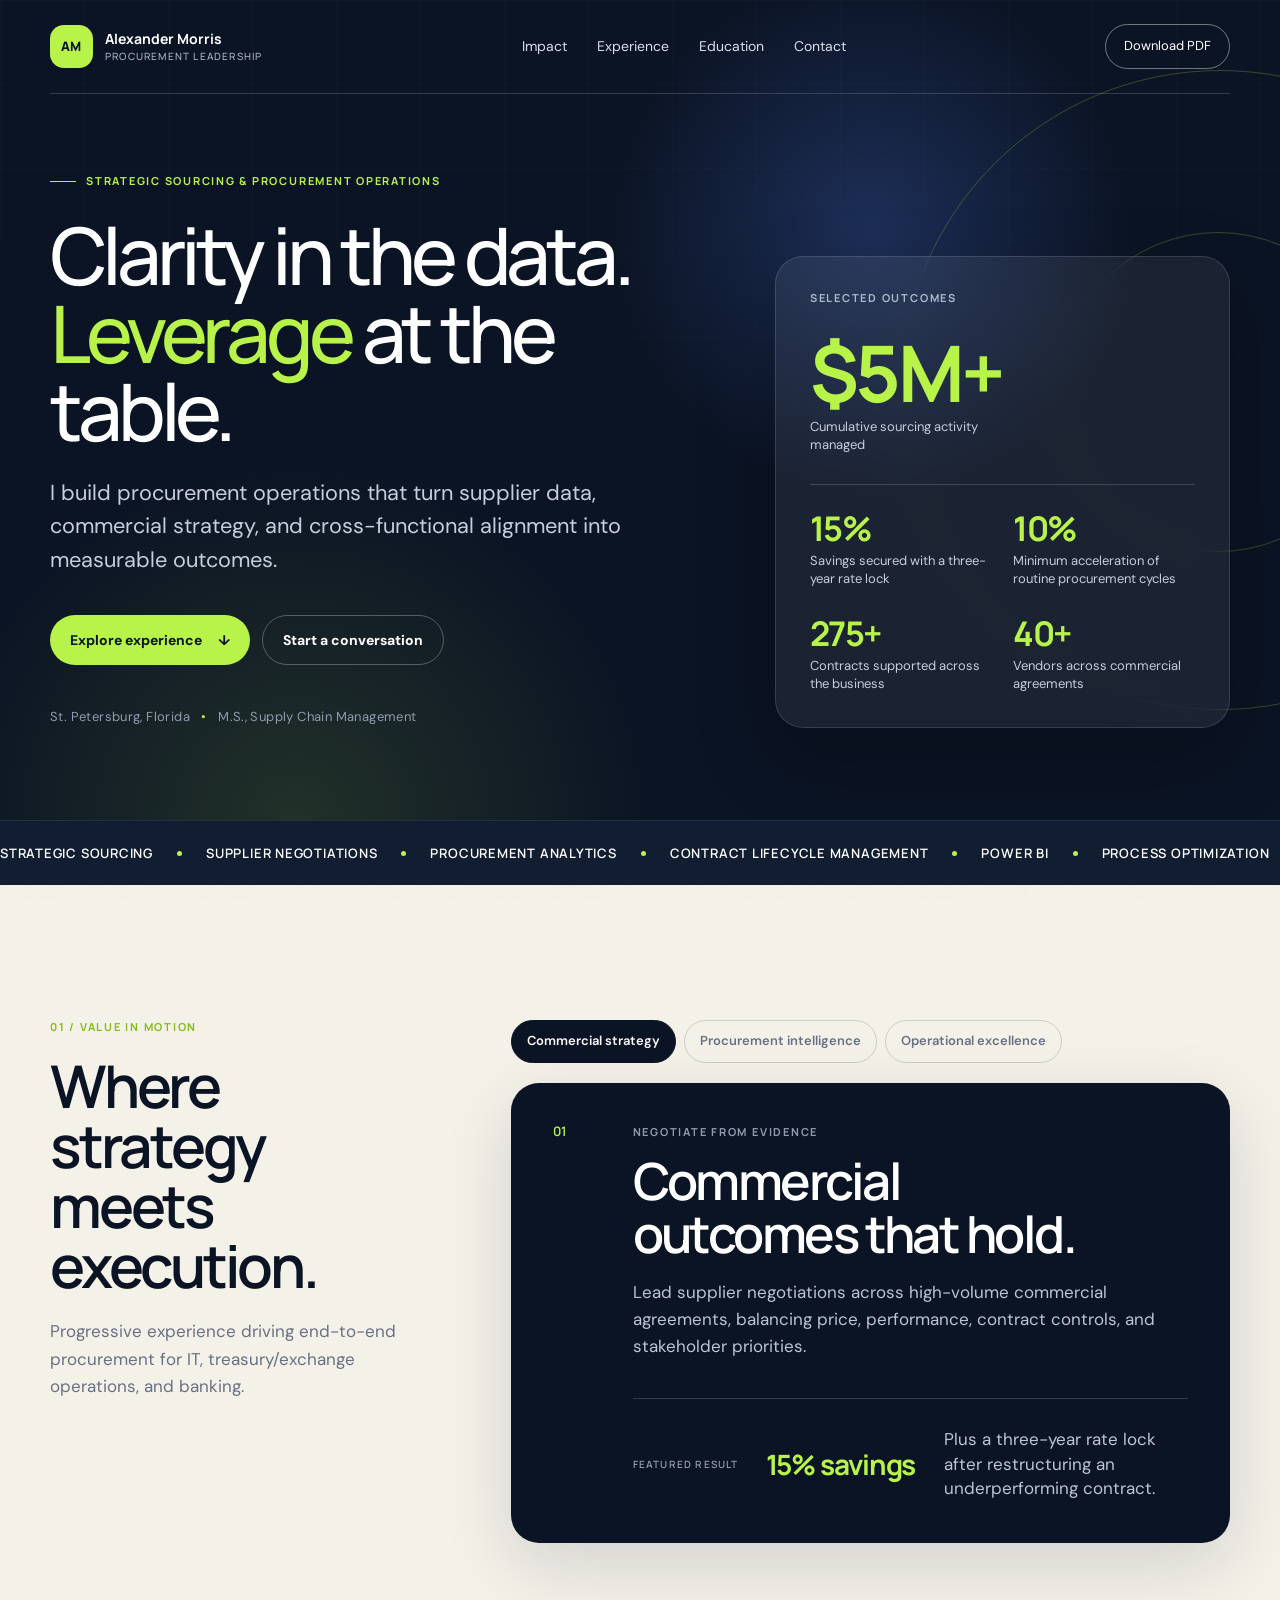
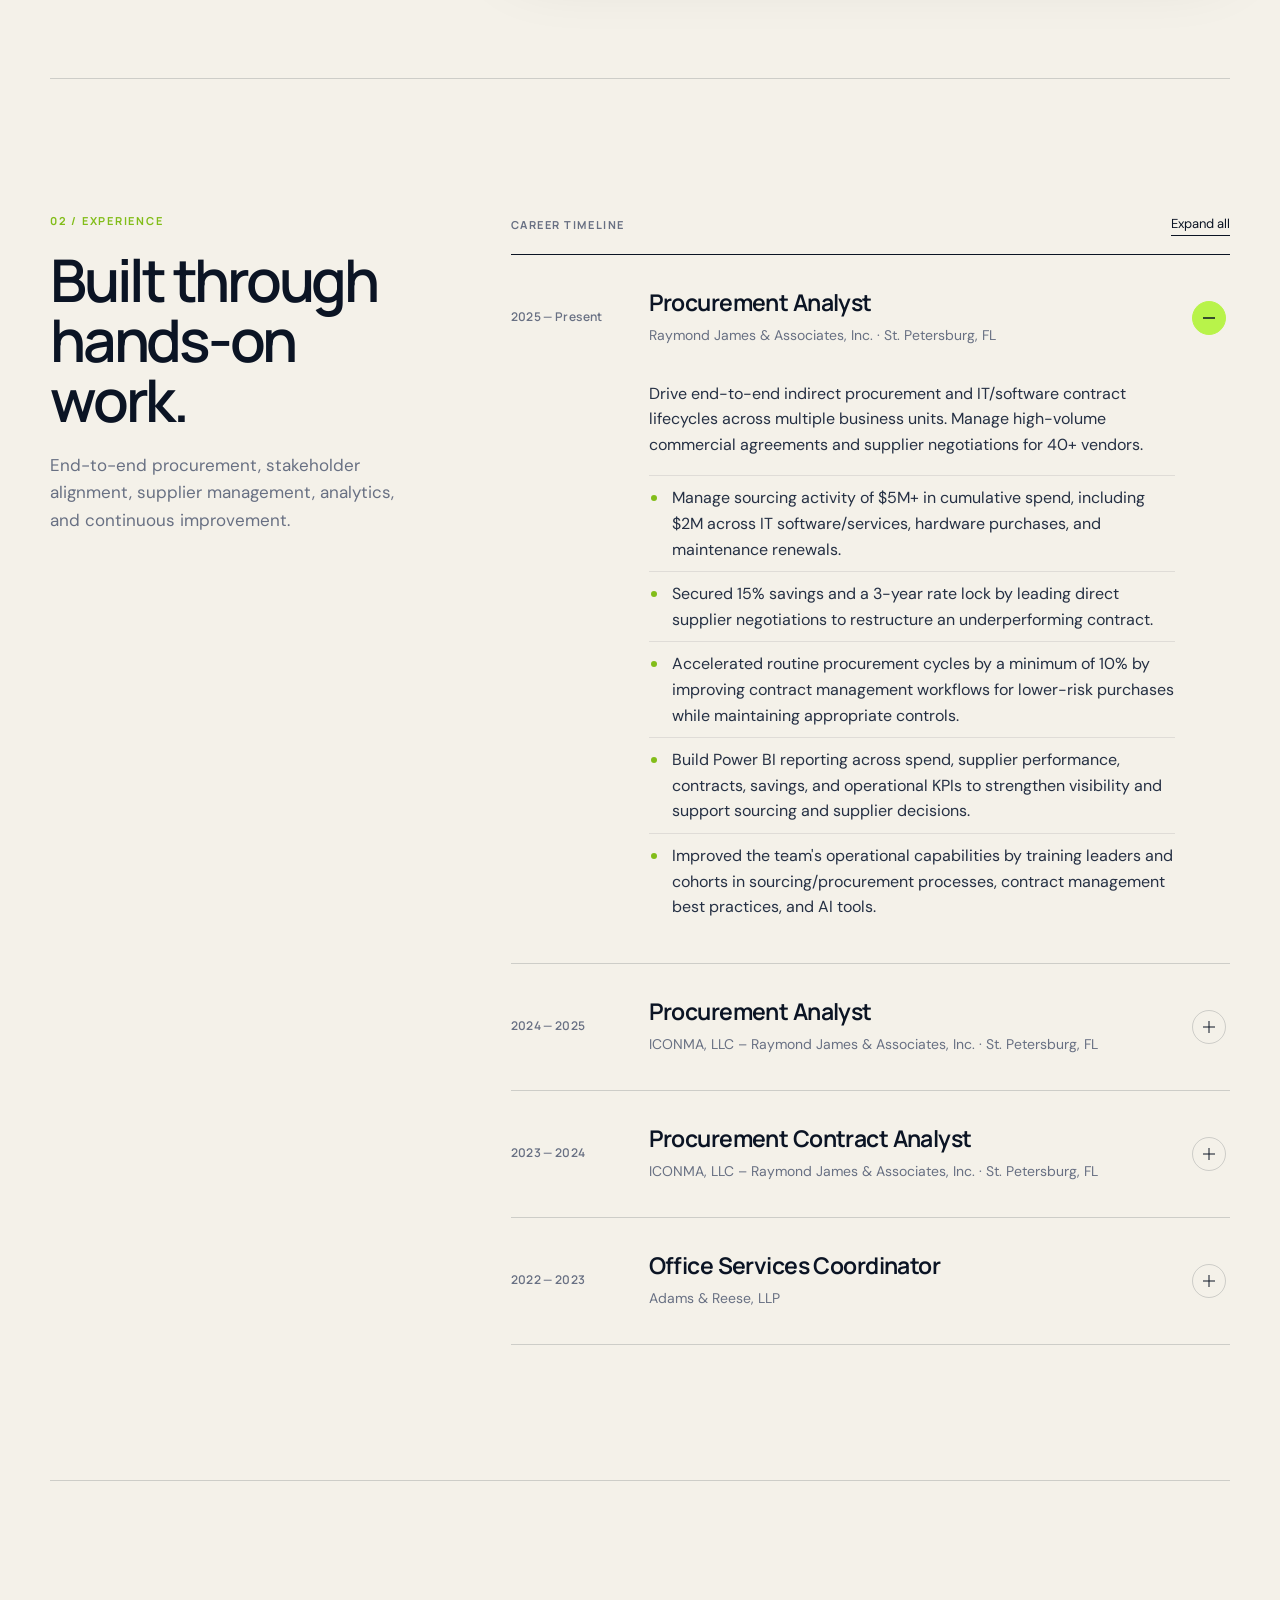
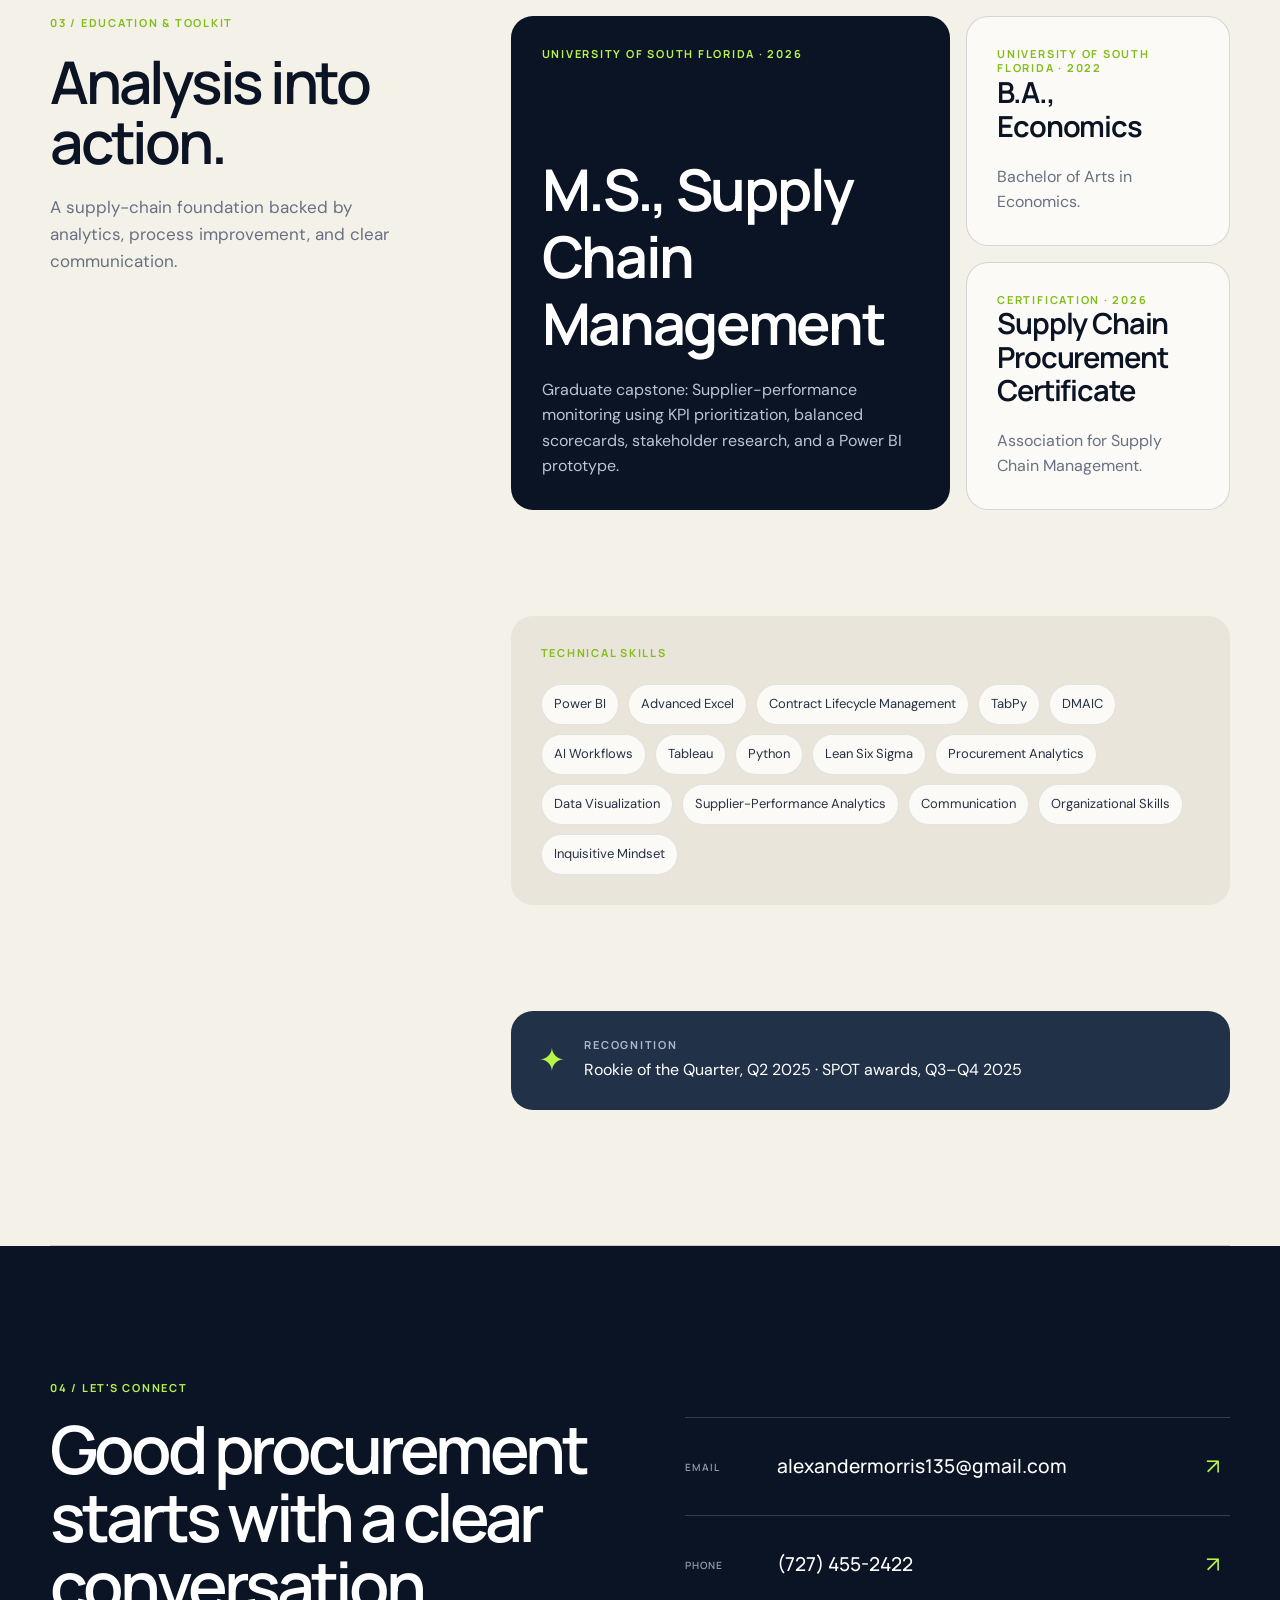
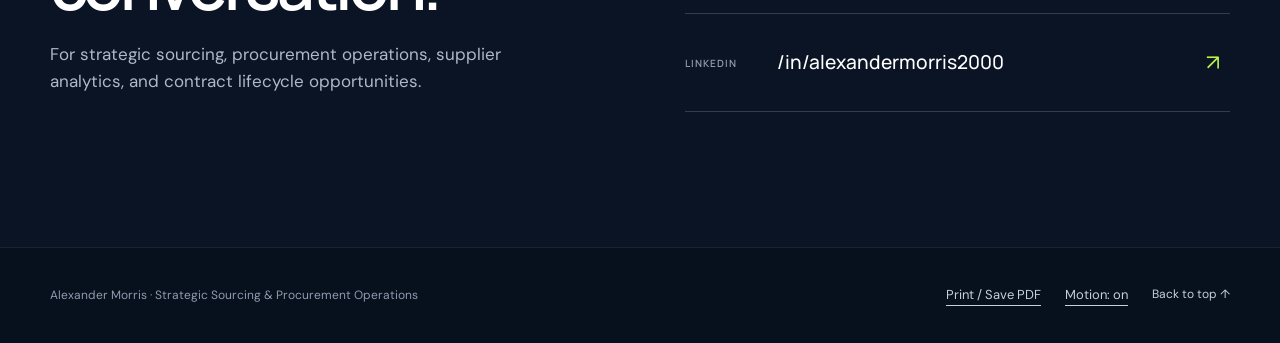
<file: ladders/index.html>
<!doctype html>
<html lang="en" class="no-js">
<head>
  <meta charset="utf-8">
  <meta name="viewport" content="width=device-width, initial-scale=1">
  <meta name="description" content="Alexander Morris is a strategic sourcing and procurement operations leader with experience across IT, banking, supplier negotiations, analytics, and contract lifecycle management.">
  <meta name="theme-color" content="#0b1424">
  <meta name="color-scheme" content="light">
  <meta property="og:title" content="Alexander Morris | Strategic Sourcing & Procurement Operations Leader">
  <meta property="og:description" content="Procurement strategy, supplier intelligence, and operational execution—made measurable.">
  <meta property="og:type" content="profile">
  <meta property="og:url" content="https://alexandermorris2k.github.io/ladders/">
  <title>Alexander Morris | Strategic Sourcing & Procurement Operations Leader</title>
  <link rel="icon" href="data:image/svg+xml,%3Csvg xmlns='http://www.w3.org/2000/svg' viewBox='0 0 64 64'%3E%3Crect width='64' height='64' rx='17' fill='%230b1424'/%3E%3Cpath d='M17 43 30 14h5l13 29h-8l-2.6-6.4H27.1L24.5 43Zm12.7-13h5.1L32.3 23Z' fill='%23b8f34a'/%3E%3C/svg%3E">
  <link rel="stylesheet" href="styles.css">
  <script>document.documentElement.classList.remove('no-js');document.documentElement.classList.add('js');</script>
</head>
<body>
  <a class="skip-link" href="#main">Skip to resume</a>
  <div class="progress" aria-hidden="true"></div>

  <header class="site-header">
    <a class="brand" href="#top" aria-label="Alexander Morris, back to top">
      <span class="brand-mark" aria-hidden="true">AM</span>
      <span class="brand-copy">Alexander Morris<small>Procurement leadership</small></span>
    </a>
    <nav aria-label="Resume navigation">
      <a href="#impact">Impact</a>
      <a href="#experience">Experience</a>
      <a href="#education">Education</a>
      <a href="#contact">Contact</a>
    </nav>
    <a class="header-cta" href="Alexander-Morris-Ladders-Resume.pdf" download>Download PDF</a>
  </header>

  <main id="main">
    <section class="hero" id="top" aria-labelledby="hero-title">
      <div class="hero-orbit orbit-one" aria-hidden="true"></div>
      <div class="hero-orbit orbit-two" aria-hidden="true"></div>
      <div class="hero-copy reveal">
        <p class="kicker"><span></span> Strategic sourcing & procurement operations</p>
        <h1 id="hero-title">Clarity in the data.<br><em>Leverage</em> at the table.</h1>
        <p class="hero-summary">I build procurement operations that turn supplier data, commercial strategy, and cross-functional alignment into measurable outcomes.</p>
        <div class="hero-actions">
          <a class="button button-primary" href="#experience">Explore experience <span aria-hidden="true">↓</span></a>
          <a class="button button-ghost" href="mailto:alexandermorris135@gmail.com">Start a conversation</a>
        </div>
        <p class="hero-meta">St. Petersburg, Florida <span aria-hidden="true">•</span> M.S., Supply Chain Management</p>
      </div>

      <aside class="hero-panel reveal" aria-label="Selected career outcomes">
        <p class="panel-label">Selected outcomes</p>
        <div class="metric metric-featured">
          <strong>$5M+</strong>
          <span>Cumulative sourcing activity managed</span>
        </div>
        <div class="metric-grid">
          <div class="metric"><strong>15%</strong><span>Savings secured with a three-year rate lock</span></div>
          <div class="metric"><strong>10%</strong><span>Minimum acceleration of routine procurement cycles</span></div>
          <div class="metric"><strong>275+</strong><span>Contracts supported across the business</span></div>
          <div class="metric"><strong>40+</strong><span>Vendors across commercial agreements</span></div>
        </div>
      </aside>
    </section>

    <section class="marquee" aria-label="Core capabilities">
      <div class="marquee-track">
        <span>Strategic sourcing</span><i></i><span>Supplier negotiations</span><i></i><span>Procurement analytics</span><i></i><span>Contract lifecycle management</span><i></i><span>Power BI</span><i></i><span>Process optimization</span><i></i>
        <span aria-hidden="true">Strategic sourcing</span><i aria-hidden="true"></i><span aria-hidden="true">Supplier negotiations</span><i aria-hidden="true"></i><span aria-hidden="true">Procurement analytics</span><i aria-hidden="true"></i><span aria-hidden="true">Contract lifecycle management</span><i aria-hidden="true"></i><span aria-hidden="true">Power BI</span><i aria-hidden="true"></i><span aria-hidden="true">Process optimization</span><i aria-hidden="true"></i>
      </div>
    </section>

    <section class="section impact" id="impact">
      <div class="section-heading reveal">
        <p class="eyebrow">01 / Value in motion</p>
        <h2>Where strategy<br>meets execution.</h2>
        <p>Progressive experience driving end-to-end procurement for IT, treasury/exchange operations, and banking.</p>
      </div>

      <div class="focus-card reveal">
        <div class="tabs" role="tablist" aria-label="Procurement focus areas">
          <button role="tab" id="tab-commercial" aria-controls="panel-commercial" aria-selected="true">Commercial strategy</button>
          <button role="tab" id="tab-intelligence" aria-controls="panel-intelligence" aria-selected="false" tabindex="-1">Procurement intelligence</button>
          <button role="tab" id="tab-operations" aria-controls="panel-operations" aria-selected="false" tabindex="-1">Operational excellence</button>
        </div>

        <article class="tab-panel" id="panel-commercial" role="tabpanel" aria-labelledby="tab-commercial">
          <p class="panel-number">01</p>
          <div>
            <p class="panel-kicker">Negotiate from evidence</p>
            <h3>Commercial outcomes that hold.</h3>
            <p>Lead supplier negotiations across high-volume commercial agreements, balancing price, performance, contract controls, and stakeholder priorities.</p>
          </div>
          <div class="proof">
            <span>Featured result</span>
            <strong>15% savings</strong>
            <p>Plus a three-year rate lock after restructuring an underperforming contract.</p>
          </div>
        </article>

        <article class="tab-panel" id="panel-intelligence" role="tabpanel" aria-labelledby="tab-intelligence" hidden>
          <p class="panel-number">02</p>
          <div>
            <p class="panel-kicker">Make the portfolio visible</p>
            <h3>Decisions powered by useful data.</h3>
            <p>Build Power BI reporting across spend, supplier performance, contracts, savings, and operational KPIs to strengthen sourcing and supplier decisions.</p>
          </div>
          <div class="proof">
            <span>Current scope</span>
            <strong>$5M+</strong>
            <p>In cumulative sourcing activity, including $2M across IT software/services, hardware, and maintenance renewals.</p>
          </div>
        </article>

        <article class="tab-panel" id="panel-operations" role="tabpanel" aria-labelledby="tab-operations" hidden>
          <p class="panel-number">03</p>
          <div>
            <p class="panel-kicker">Remove friction, retain control</p>
            <h3>Faster workflows. Stronger governance.</h3>
            <p>Improve procurement and contract-management workflows, resolve recurring data issues, and train teams on repeatable best practices.</p>
          </div>
          <div class="proof">
            <span>Cycle-time impact</span>
            <strong>10%+</strong>
            <p>Minimum acceleration of routine procurement cycles while maintaining appropriate controls.</p>
          </div>
        </article>
      </div>
    </section>

    <section class="section experience" id="experience">
      <div class="section-heading reveal">
        <p class="eyebrow">02 / Experience</p>
        <h2>Built through<br>hands-on work.</h2>
        <p>End-to-end procurement, stakeholder alignment, supplier management, analytics, and continuous improvement.</p>
      </div>

      <div class="experience-list reveal">
        <div class="experience-toolbar">
          <span>Career timeline</span>
          <button id="expand-all" type="button" aria-expanded="false">Expand all</button>
        </div>

        <details class="job" open>
          <summary>
            <span class="job-period">2025 — Present</span>
            <span class="job-heading"><strong>Procurement Analyst</strong><small>Raymond James & Associates, Inc. · St. Petersburg, FL</small></span>
            <span class="job-toggle" aria-hidden="true"></span>
          </summary>
          <div class="job-body">
            <p>Drive end-to-end indirect procurement and IT/software contract lifecycles across multiple business units. Manage high-volume commercial agreements and supplier negotiations for 40+ vendors.</p>
            <ul>
              <li>Manage sourcing activity of $5M+ in cumulative spend, including $2M across IT software/services, hardware purchases, and maintenance renewals.</li>
              <li>Secured 15% savings and a 3-year rate lock by leading direct supplier negotiations to restructure an underperforming contract.</li>
              <li>Accelerated routine procurement cycles by a minimum of 10% by improving contract management workflows for lower-risk purchases while maintaining appropriate controls.</li>
              <li>Build Power BI reporting across spend, supplier performance, contracts, savings, and operational KPIs to strengthen visibility and support sourcing and supplier decisions.</li>
              <li>Improved the team's operational capabilities by training leaders and cohorts in sourcing/procurement processes, contract management best practices, and AI tools.</li>
            </ul>
          </div>
        </details>

        <details class="job">
          <summary>
            <span class="job-period">2024 — 2025</span>
            <span class="job-heading"><strong>Procurement Analyst</strong><small>ICONMA, LLC – Raymond James & Associates, Inc. · St. Petersburg, FL</small></span>
            <span class="job-toggle" aria-hidden="true"></span>
          </summary>
          <div class="job-body">
            <p>Engaged in end-to-end sourcing, stakeholder alignment, and supplier fulfillment across multi-unit operations. Managed $200K in monthly purchase order activity while overseeing supplier relationships, contract reviews, and purchasing metrics with continuous process and commercial improvements.</p>
            <ul>
              <li>Captured 4% overall savings by leveraging KPI data to guide vendor negotiations and revise underperforming terms for a favorable outcome.</li>
              <li>Reduced data privacy risks by auditing vendor contracts and negotiating revised terms to meet compliance standards.</li>
              <li>Prevented payment delays and rework by identifying and reconciling 15+ PO matching exceptions and coordinating with stakeholders and suppliers to resolve the root causes of discrepancies.</li>
            </ul>
          </div>
        </details>

        <details class="job">
          <summary>
            <span class="job-period">2023 — 2024</span>
            <span class="job-heading"><strong>Procurement Contract Analyst</strong><small>ICONMA, LLC – Raymond James & Associates, Inc. · St. Petersburg, FL</small></span>
            <span class="job-toggle" aria-hidden="true"></span>
          </summary>
          <div class="job-body">
            <p>Supported full lifecycle contract execution and management for 275+ contracts across the business. Used Excel, Oracle contract repositories, and procurement systems to improve organization, visibility, and accuracy across the portfolio.</p>
            <ul>
              <li>Piloted a cross-functional Rapid Review system that handled 250+ transactions with zero delays or lost service. Refined the pilot to achieve expedited payment with existing suppliers, reducing qualifying transaction cycle times to 10 days or less.</li>
              <li>Resolved 50+ monthly pricing, supplier-data, and contract-alignment discrepancies while improving data integrity and visibility across procurement records.</li>
              <li>Reduced downstream rework by collaborating with varied stakeholders to resolve operational issues using structured, repeatable solutions that eliminated incomplete or inconsistent contract information and supplier documentation.</li>
            </ul>
          </div>
        </details>

        <details class="job">
          <summary>
            <span class="job-period">2022 — 2023</span>
            <span class="job-heading"><strong>Office Services Coordinator</strong><small>Adams & Reese, LLP</small></span>
            <span class="job-toggle" aria-hidden="true"></span>
          </summary>
          <div class="job-body">
            <p>Office Services Coordinator · Adams &amp; Reese, LLP · 2022–2023.</p>
          </div>
        </details>
      </div>
    </section>

    <section class="section education" id="education">
      <div class="section-heading reveal">
        <p class="eyebrow">03 / Education & toolkit</p>
        <h2>Analysis into<br>action.</h2>
        <p>A supply-chain foundation backed by analytics, process improvement, and clear communication.</p>
      </div>

      <div class="education-grid reveal">
        <article class="degree degree-featured">
          <p class="card-label">University of South Florida · 2026</p>
          <h3>M.S., Supply Chain Management</h3>
          <p>Graduate capstone: Supplier-performance monitoring using KPI prioritization, balanced scorecards, stakeholder research, and a Power BI prototype.</p>
        </article>
        <article class="degree">
          <p class="card-label">University of South Florida · 2022</p>
          <h3>B.A., Economics</h3>
          <p>Bachelor of Arts in Economics.</p>
        </article>
        <article class="degree certification">
          <p class="card-label">Certification · 2026</p>
          <h3>Supply Chain Procurement Certificate</h3>
          <p>Association for Supply Chain Management.</p>
        </article>
      </div>

      <div class="toolkit reveal">
        <p class="card-label">Technical skills</p>
        <div class="skill-list" aria-label="Technical skills">
          <span>Power BI</span><span>Advanced Excel</span><span>Contract Lifecycle Management</span><span>TabPy</span><span>DMAIC</span><span>AI Workflows</span><span>Tableau</span><span>Python</span><span>Lean Six Sigma</span><span>Procurement Analytics</span><span>Data Visualization</span><span>Supplier-Performance Analytics</span><span>Communication</span><span>Organizational Skills</span><span>Inquisitive Mindset</span>
        </div>
      </div>

      <div class="recognition reveal">
        <span class="recognition-mark" aria-hidden="true">✦</span>
        <div><p class="card-label">Recognition</p><p>Rookie of the Quarter, Q2 2025 · SPOT awards, Q3–Q4 2025</p></div>
      </div>
    </section>

    <section class="contact" id="contact">
      <div class="contact-copy reveal">
        <p class="eyebrow">04 / Let's connect</p>
        <h2>Good procurement starts with a clear conversation.</h2>
        <p>For strategic sourcing, procurement operations, supplier analytics, and contract lifecycle opportunities.</p>
      </div>
      <div class="contact-links reveal">
        <a href="mailto:alexandermorris135@gmail.com"><span>Email</span><strong>alexandermorris135@gmail.com</strong><i aria-hidden="true">↗</i></a>
        <a href="tel:+17274552422"><span>Phone</span><strong>(727) 455-2422</strong><i aria-hidden="true">↗</i></a>
        <a href="https://www.linkedin.com/in/alexandermorris2000" target="_blank" rel="noopener noreferrer"><span>LinkedIn</span><strong>/in/alexandermorris2000</strong><i aria-hidden="true">↗</i></a>
      </div>
    </section>
  </main>

  <footer class="site-footer">
    <span>Alexander Morris · Strategic Sourcing & Procurement Operations</span>
    <div>
      <button id="print" type="button">Print / Save PDF</button>
      <button id="motion" type="button" aria-pressed="false">Motion: on</button>
      <a href="#top">Back to top ↑</a>
    </div>
  </footer>

  <script src="script.js"></script>
</body>
</html>
</file>
<file: ladders/styles.css>
@import url('https://fonts.googleapis.com/css2?family=DM+Sans:wght@400;500;600;700&family=Manrope:wght@400;500;600;700;800&display=swap');

:root {
  --ink: #0b1424;
  --ink-soft: #253044;
  --paper: #f4f1e9;
  --paper-bright: #fbfaf6;
  --lime: #b8f34a;
  --lime-dark: #82bd19;
  --line: rgba(11, 20, 36, .16);
  --line-light: rgba(255, 255, 255, .17);
  --muted: #687083;
  --serifless: "Manrope", system-ui, sans-serif;
  --body: "DM Sans", system-ui, sans-serif;
  --radius: 28px;
  --wrap: min(1180px, calc(100vw - 48px));
}

* { box-sizing: border-box; }
html { scroll-behavior: smooth; }
body {
  margin: 0;
  color: var(--ink);
  background: var(--paper);
  font-family: var(--body);
  font-size: 16px;
  line-height: 1.6;
  -webkit-font-smoothing: antialiased;
}
body::before {
  content: "";
  position: fixed;
  inset: 0;
  z-index: -1;
  pointer-events: none;
  opacity: .18;
  background-image: url("data:image/svg+xml,%3Csvg viewBox='0 0 160 160' xmlns='http://www.w3.org/2000/svg'%3E%3Cfilter id='n'%3E%3CfeTurbulence type='fractalNoise' baseFrequency='.9' numOctaves='4' stitchTiles='stitch'/%3E%3C/filter%3E%3Crect width='100%25' height='100%25' filter='url(%23n)' opacity='.12'/%3E%3C/svg%3E");
}
a { color: inherit; }
button, a { -webkit-tap-highlight-color: transparent; }
button { font: inherit; }
::selection { color: var(--ink); background: var(--lime); }

.skip-link {
  position: fixed;
  left: 18px;
  top: -100px;
  z-index: 1000;
  padding: 10px 16px;
  color: white;
  background: var(--ink);
  border-radius: 999px;
}
.skip-link:focus { top: 18px; }
.progress {
  position: fixed;
  top: 0;
  left: 0;
  z-index: 100;
  width: 0;
  height: 3px;
  background: var(--lime);
}

.site-header {
  position: absolute;
  top: 0;
  left: 50%;
  z-index: 20;
  width: var(--wrap);
  height: 94px;
  display: flex;
  align-items: center;
  justify-content: space-between;
  gap: 28px;
  transform: translateX(-50%);
  color: white;
  border-bottom: 1px solid var(--line-light);
}
.brand {
  display: inline-flex;
  align-items: center;
  gap: 12px;
  text-decoration: none;
}
.brand-mark {
  width: 43px;
  height: 43px;
  display: grid;
  place-items: center;
  color: var(--ink);
  background: var(--lime);
  border-radius: 14px;
  font: 800 13px/1 var(--serifless);
  letter-spacing: .04em;
}
.brand-copy {
  display: grid;
  font: 700 14px/1.2 var(--serifless);
}
.brand-copy small { margin-top: 3px; color: #aab4c5; font: 500 10px/1.2 var(--serifless); text-transform: uppercase; letter-spacing: .12em; }
.site-header nav { display: flex; gap: 30px; }
.site-header nav a { color: #d9deea; font-size: 14px; text-decoration: none; transition: color .2s ease; }
.site-header nav a:hover, .site-header nav a:focus-visible { color: var(--lime); }
.header-cta {
  padding: 11px 18px;
  border: 1px solid rgba(255,255,255,.42);
  border-radius: 999px;
  color: white;
  font-size: 13px;
  text-decoration: none;
  transition: background .2s ease, color .2s ease;
}
.header-cta:hover, .header-cta:focus-visible { color: var(--ink); background: var(--lime); border-color: var(--lime); }

.hero {
  position: relative;
  min-height: 820px;
  padding: 170px max(24px, calc((100vw - 1180px) / 2)) 92px;
  display: grid;
  grid-template-columns: minmax(0, 1.18fr) minmax(360px, .82fr);
  align-items: end;
  gap: 70px;
  overflow: hidden;
  color: white;
  background:
    radial-gradient(circle at 68% 28%, rgba(87, 132, 255, .24), transparent 25%),
    radial-gradient(circle at 23% 100%, rgba(184, 243, 74, .13), transparent 28%),
    var(--ink);
}
.hero::before {
  content: "";
  position: absolute;
  inset: 0;
  pointer-events: none;
  opacity: .32;
  background-image: linear-gradient(rgba(255,255,255,.06) 1px, transparent 1px), linear-gradient(90deg, rgba(255,255,255,.06) 1px, transparent 1px);
  background-size: 84px 84px;
  mask-image: linear-gradient(to bottom, black, transparent 80%);
}
.hero-orbit {
  position: absolute;
  border: 1px solid rgba(184, 243, 74, .24);
  border-radius: 50%;
  pointer-events: none;
}
.orbit-one { width: 640px; height: 640px; right: -260px; top: 70px; }
.orbit-two { width: 320px; height: 320px; right: -98px; top: 232px; }
.hero-copy, .hero-panel { position: relative; z-index: 2; }
.kicker, .eyebrow, .panel-label, .panel-kicker, .card-label {
  margin: 0;
  color: var(--lime-dark);
  font: 700 11px/1.3 var(--serifless);
  letter-spacing: .16em;
  text-transform: uppercase;
}
.kicker { display: flex; align-items: center; gap: 10px; color: var(--lime); }
.kicker span { width: 26px; height: 1px; background: currentColor; }
.hero h1 {
  max-width: 800px;
  margin: 28px 0 26px;
  font: 500 clamp(54px, 6.2vw, 92px)/.98 var(--serifless);
  letter-spacing: -.065em;
}
.hero h1 em { color: var(--lime); font-style: normal; }
.hero-summary { max-width: 650px; margin: 0; color: #c6cede; font-size: clamp(18px, 1.7vw, 22px); line-height: 1.55; }
.hero-actions { display: flex; flex-wrap: wrap; gap: 12px; margin-top: 38px; }
.button {
  min-height: 50px;
  padding: 13px 20px;
  display: inline-flex;
  align-items: center;
  justify-content: center;
  gap: 16px;
  border-radius: 999px;
  font-weight: 700;
  font-size: 14px;
  text-decoration: none;
  transition: transform .2s ease, background .2s ease;
}
.button:hover, .button:focus-visible { transform: translateY(-2px); }
.button-primary { color: var(--ink); background: var(--lime); }
.button-primary:hover, .button-primary:focus-visible { background: #cbff69; }
.button-ghost { border: 1px solid rgba(255,255,255,.28); color: white; }
.button-ghost:hover, .button-ghost:focus-visible { background: rgba(255,255,255,.08); }
.hero-meta { margin: 42px 0 0; color: #8f9bae; font-size: 13px; letter-spacing: .03em; }
.hero-meta span { padding: 0 8px; color: var(--lime); }

.hero-panel {
  padding: 34px;
  background: rgba(255,255,255,.065);
  border: 1px solid rgba(255,255,255,.13);
  border-radius: var(--radius);
  box-shadow: 0 30px 80px rgba(0,0,0,.24);
  backdrop-filter: blur(18px);
}
.panel-label { color: #aeb8ca; }
.metric { display: grid; gap: 7px; }
.metric strong { color: var(--lime); font: 700 34px/1 var(--serifless); letter-spacing: -.045em; }
.metric span { color: #c6cede; font-size: 13px; line-height: 1.4; }
.metric-featured { padding: 28px 0 30px; border-bottom: 1px solid var(--line-light); }
.metric-featured strong { font-size: 78px; }
.metric-featured span { max-width: 220px; }
.metric-grid { padding-top: 26px; display: grid; grid-template-columns: 1fr 1fr; gap: 27px 22px; }

.marquee { overflow: hidden; color: white; background: #111d30; border-top: 1px solid rgba(255,255,255,.08); }
.marquee-track { width: max-content; min-height: 64px; display: flex; align-items: center; gap: 24px; animation: marquee 32s linear infinite; }
.marquee span { font: 600 13px/1 var(--serifless); letter-spacing: .06em; text-transform: uppercase; white-space: nowrap; }
.marquee i { width: 5px; height: 5px; background: var(--lime); border-radius: 50%; }
@keyframes marquee { to { transform: translateX(-50%); } }

.section {
  width: var(--wrap);
  margin: 0 auto;
  padding: 135px 0;
  display: grid;
  grid-template-columns: .68fr 1.32fr;
  gap: 90px;
  border-bottom: 1px solid var(--line);
}
.section-heading { position: sticky; top: 60px; align-self: start; }
.section-heading h2 {
  margin: 22px 0 22px;
  font: 600 clamp(40px, 4.6vw, 64px)/1.02 var(--serifless);
  letter-spacing: -.055em;
}
.section-heading > p:last-child { max-width: 390px; margin: 0; color: var(--muted); font-size: 17px; }

.focus-card { min-width: 0; }
.tabs { display: flex; gap: 8px; padding-bottom: 20px; overflow-x: auto; }
.tabs button {
  padding: 10px 15px;
  flex: 0 0 auto;
  color: var(--muted);
  background: transparent;
  border: 1px solid var(--line);
  border-radius: 999px;
  cursor: pointer;
  font-size: 13px;
  font-weight: 600;
}
.tabs button[aria-selected="true"] { color: var(--paper-bright); background: var(--ink); border-color: var(--ink); }
.tab-panel {
  min-height: 460px;
  padding: 42px;
  display: grid;
  grid-template-columns: 52px 1fr;
  grid-template-rows: 1fr auto;
  gap: 24px 28px;
  color: white;
  background: var(--ink);
  border-radius: var(--radius);
  box-shadow: 0 22px 70px rgba(11,20,36,.14);
}
.tab-panel[hidden] { display: none; }
.panel-number { margin: 0; color: var(--lime); font: 600 13px/1 var(--serifless); }
.panel-kicker { color: #8f9bae; }
.tab-panel h3 { max-width: 480px; margin: 15px 0 18px; font: 600 clamp(34px, 4vw, 54px)/1.04 var(--serifless); letter-spacing: -.05em; }
.tab-panel > div > p:last-child { max-width: 590px; margin: 0; color: #bbc5d6; font-size: 17px; }
.proof { grid-column: 2; padding-top: 28px; display: grid; grid-template-columns: 115px 160px 1fr; align-items: center; gap: 18px; border-top: 1px solid var(--line-light); }
.proof span { color: #8f9bae; font: 600 10px/1.4 var(--serifless); letter-spacing: .12em; text-transform: uppercase; }
.proof strong { color: var(--lime); font: 700 28px/1 var(--serifless); letter-spacing: -.04em; }
.proof p { margin: 0; color: #bbc5d6; font-size: 13px; line-height: 1.45; }

.experience { align-items: start; }
.experience-toolbar {
  padding: 0 0 18px;
  display: flex;
  align-items: center;
  justify-content: space-between;
  border-bottom: 1px solid var(--ink);
}
.experience-toolbar span { color: var(--muted); font: 700 11px/1 var(--serifless); letter-spacing: .14em; text-transform: uppercase; }
.experience-toolbar button, .site-footer button {
  padding: 0;
  color: var(--ink);
  background: none;
  border: 0;
  border-bottom: 1px solid currentColor;
  cursor: pointer;
  font-size: 13px;
}
.job { border-bottom: 1px solid var(--line); }
.job summary {
  min-height: 126px;
  display: grid;
  grid-template-columns: 120px 1fr 38px;
  align-items: center;
  gap: 18px;
  cursor: pointer;
  list-style: none;
}
.job summary::-webkit-details-marker { display: none; }
.job-period { color: var(--muted); font: 600 12px/1.4 var(--serifless); letter-spacing: .03em; }
.job-heading { display: grid; gap: 7px; }
.job-heading strong { font: 650 23px/1.2 var(--serifless); letter-spacing: -.025em; }
.job-heading small { color: var(--muted); font-size: 14px; }
.job-toggle { position: relative; width: 34px; height: 34px; border: 1px solid var(--line); border-radius: 50%; }
.job-toggle::before, .job-toggle::after { content: ""; position: absolute; inset: 50% auto auto 50%; width: 12px; height: 1px; background: var(--ink); transform: translate(-50%, -50%); }
.job-toggle::after { transform: translate(-50%, -50%) rotate(90deg); transition: transform .2s ease; }
.job[open] .job-toggle { background: var(--lime); border-color: var(--lime); }
.job[open] .job-toggle::after { transform: translate(-50%, -50%) rotate(0); }
.job-body { padding: 0 55px 34px 138px; color: var(--ink-soft); }
.job-body > p { margin: 0 0 18px; font-size: 16px; }
.job-body ul { margin: 0; padding: 0; list-style: none; }
.job-body li { position: relative; padding: 9px 0 9px 23px; border-top: 1px solid rgba(11,20,36,.09); }
.job-body li::before { content: ""; position: absolute; left: 2px; top: 19px; width: 6px; height: 6px; background: var(--lime-dark); border-radius: 50%; }

.education-grid { display: grid; grid-template-columns: 1.25fr .75fr; gap: 16px; }
.degree { min-height: 230px; padding: 30px; display: flex; flex-direction: column; justify-content: space-between; background: var(--paper-bright); border: 1px solid var(--line); border-radius: 22px; }
.degree-featured { grid-row: span 2; min-height: 476px; color: white; background: var(--ink); }
.degree .card-label { color: var(--lime-dark); }
.degree-featured .card-label { color: var(--lime); }
.degree h3 { margin: auto 0 20px; font: 650 29px/1.16 var(--serifless); letter-spacing: -.04em; }
.degree-featured h3 { max-width: 430px; font-size: clamp(38px, 4.5vw, 58px); }
.degree p:last-child { margin: 0; color: var(--muted); }
.degree-featured p:last-child { color: #bbc5d6; }
.toolkit { grid-column: 2; margin-top: 16px; padding: 30px; background: #e9e5da; border-radius: 22px; }
.skill-list { margin-top: 24px; display: flex; flex-wrap: wrap; gap: 9px; }
.skill-list span { padding: 9px 12px; color: var(--ink-soft); background: var(--paper-bright); border: 1px solid rgba(11,20,36,.1); border-radius: 999px; font-size: 13px; }
.recognition { grid-column: 2; margin-top: 16px; padding: 24px 28px; display: flex; align-items: center; gap: 19px; color: white; background: #213148; border-radius: 22px; }
.recognition-mark { color: var(--lime); font-size: 32px; }
.recognition .card-label { color: #aeb8ca; }
.recognition p:last-child { margin: 5px 0 0; }

.contact {
  padding: 135px max(24px, calc((100vw - 1180px) / 2));
  display: grid;
  grid-template-columns: 1fr 1fr;
  gap: 90px;
  color: white;
  background: var(--ink);
}
.contact h2 { margin: 20px 0 22px; font: 600 clamp(44px, 5.2vw, 72px)/1.02 var(--serifless); letter-spacing: -.06em; }
.contact-copy > p:last-child { max-width: 500px; color: #aeb8ca; font-size: 17px; }
.contact .eyebrow { color: var(--lime); }
.contact-links { align-self: end; border-top: 1px solid var(--line-light); }
.contact-links a { min-height: 98px; display: grid; grid-template-columns: 78px 1fr 24px; align-items: center; gap: 14px; border-bottom: 1px solid var(--line-light); text-decoration: none; }
.contact-links a span { color: #8f9bae; font: 600 10px/1 var(--serifless); letter-spacing: .1em; text-transform: uppercase; }
.contact-links a strong { font: 500 clamp(16px, 1.5vw, 20px)/1.3 var(--serifless); }
.contact-links a i { color: var(--lime); font-size: 22px; font-style: normal; transition: transform .2s ease; }
.contact-links a:hover i, .contact-links a:focus-visible i { transform: translate(4px, -4px); }

.site-footer {
  min-height: 96px;
  padding: 20px max(24px, calc((100vw - 1180px) / 2));
  display: flex;
  align-items: center;
  justify-content: space-between;
  gap: 24px;
  color: #8f9bae;
  background: #07101d;
  border-top: 1px solid rgba(255,255,255,.08);
  font-size: 12px;
}
.site-footer div { display: flex; gap: 24px; }
.site-footer button, .site-footer a { color: #c7cede; text-decoration: none; }

.js .reveal { opacity: 0; transform: translateY(22px); transition: opacity .7s ease, transform .7s cubic-bezier(.2,.7,.2,1); }
.js .reveal.is-visible { opacity: 1; transform: none; }
.no-motion *, .no-motion *::before, .no-motion *::after { animation-duration: .001ms !important; animation-iteration-count: 1 !important; scroll-behavior: auto !important; transition-duration: .001ms !important; }
.no-motion .reveal { opacity: 1; transform: none; }

@media (max-width: 920px) {
  :root { --wrap: min(100% - 36px, 760px); }
  .site-header { height: 78px; }
  .brand-copy { display: none; }
  .site-header nav { gap: 16px; }
  .site-header nav a:nth-child(2), .site-header nav a:nth-child(3) { display: none; }
  .hero { min-height: auto; padding: 135px 18px 72px; grid-template-columns: 1fr; gap: 50px; }
  .hero-copy, .hero-panel { width: min(100%, 760px); margin: 0 auto; }
  .section { padding: 96px 0; grid-template-columns: 1fr; gap: 46px; }
  .section-heading { position: static; }
  .contact { padding: 96px 24px; grid-template-columns: 1fr; gap: 50px; }
}

@media (max-width: 620px) {
  :root { --wrap: calc(100% - 28px); --radius: 22px; }
  .site-header nav { display: none; }
  .header-cta { padding: 9px 13px; }
  .hero { padding-inline: 14px; }
  .hero h1 { font-size: clamp(46px, 15vw, 70px); }
  .hero-summary { font-size: 17px; }
  .hero-panel { padding: 25px; }
  .metric-featured strong { font-size: 60px; }
  .metric-grid { grid-template-columns: 1fr 1fr; }
  .section { padding: 76px 0; }
  .tab-panel { min-height: 0; padding: 28px 24px; grid-template-columns: 1fr; }
  .panel-number { display: none; }
  .proof { grid-column: 1; grid-template-columns: 1fr; }
  .job summary { min-height: 118px; grid-template-columns: 1fr 36px; gap: 12px; }
  .job-period { grid-column: 1; padding-top: 22px; }
  .job-heading { grid-column: 1; padding-bottom: 22px; }
  .job-toggle { grid-column: 2; grid-row: 1 / span 2; }
  .job-body { padding: 0 0 28px; }
  .education-grid { grid-template-columns: 1fr; }
  .degree-featured { grid-row: auto; min-height: 370px; }
  .toolkit, .recognition { grid-column: 1; }
  .contact { padding-inline: 18px; }
  .contact-links a { grid-template-columns: 64px 1fr 18px; }
  .contact-links a strong { overflow-wrap: anywhere; }
  .site-footer { padding-block: 28px; align-items: flex-start; flex-direction: column; }
  .site-footer div { flex-wrap: wrap; }
}

@media (prefers-reduced-motion: reduce) {
  html { scroll-behavior: auto; }
  *, *::before, *::after { animation-duration: .001ms !important; animation-iteration-count: 1 !important; transition-duration: .001ms !important; }
  .js .reveal { opacity: 1; transform: none; }
}

@media print {
  @page { size: letter; margin: .5in; }
  body { color: #111; background: white; font-size: 10pt; }
  body::before, .progress, .site-header, .marquee, .hero-orbit, .hero-actions, .experience-toolbar, .site-footer, #motion, #print { display: none !important; }
  .hero { min-height: 0; padding: 0 0 24px; display: grid; grid-template-columns: 1.35fr .65fr; gap: 24px; color: #111; background: white; }
  .hero::before { display: none; }
  .hero h1 { margin: 10px 0; font-size: 38pt; }
  .hero h1 em, .kicker, .eyebrow, .metric strong, .panel-number, .degree .card-label { color: #111; }
  .hero-summary, .hero-meta, .metric span { color: #444; }
  .hero-panel { padding: 18px; color: #111; background: #f1f1f1; border: 1px solid #ccc; box-shadow: none; }
  .metric-featured { padding: 8px 0 12px; }
  .metric-featured strong { font-size: 34pt; }
  .metric-grid { padding-top: 12px; gap: 12px; }
  .metric strong { font-size: 19pt; }
  .section { width: 100%; padding: 24px 0; display: block; border-color: #bbb; }
  .section-heading { margin-bottom: 20px; }
  .section-heading h2 { margin: 8px 0; font-size: 26pt; }
  .tabs { display: none; }
  .tab-panel, .tab-panel[hidden] { min-height: 0; margin-bottom: 8px; padding: 18px; display: grid; color: #111; background: #f5f5f5; border: 1px solid #ccc; box-shadow: none; break-inside: avoid; }
  .tab-panel h3 { font-size: 22pt; }
  .tab-panel > div > p:last-child, .proof p { color: #333; }
  .proof { padding-top: 12px; }
  .job { break-inside: avoid; }
  .job summary { min-height: 72px; }
  .job-toggle { display: none; }
  .job-body { padding: 0 0 14px 138px; }
  .education-grid { grid-template-columns: 1fr 1fr; }
  .degree, .degree-featured { min-height: 180px; color: #111; background: #f5f5f5; border-color: #ccc; break-inside: avoid; }
  .degree-featured { grid-row: auto; }
  .degree-featured h3 { font-size: 28pt; }
  .degree-featured p:last-child { color: #333; }
  .toolkit, .recognition { grid-column: 1 / -1; break-inside: avoid; }
  .recognition { color: #111; background: #eee; }
  .contact { padding: 24px 0 0; display: grid; color: #111; background: white; }
  .contact h2 { font-size: 28pt; }
  .contact-copy > p:last-child, .contact-links a span { color: #444; }
  .contact-links { border-color: #bbb; }
  .contact-links a { min-height: 54px; border-color: #bbb; }
  .reveal { opacity: 1 !important; transform: none !important; }
}
</file>
